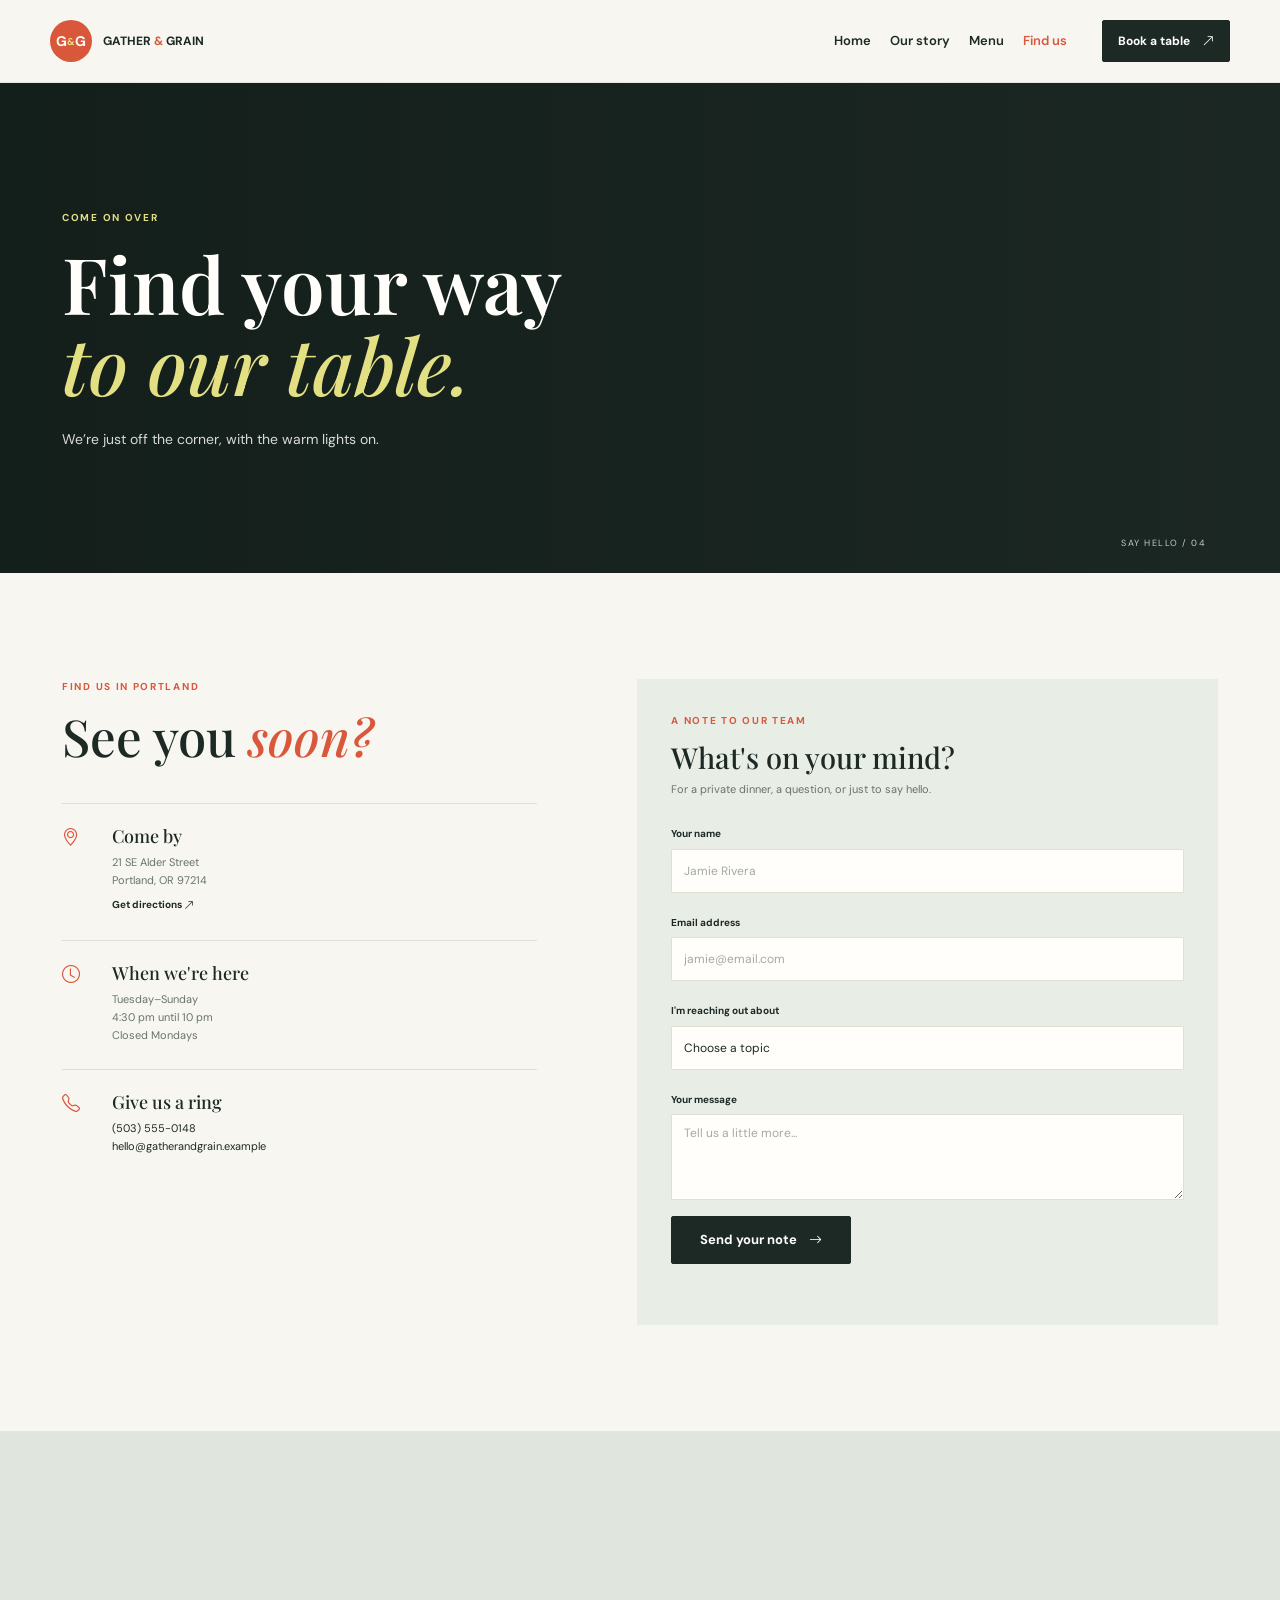
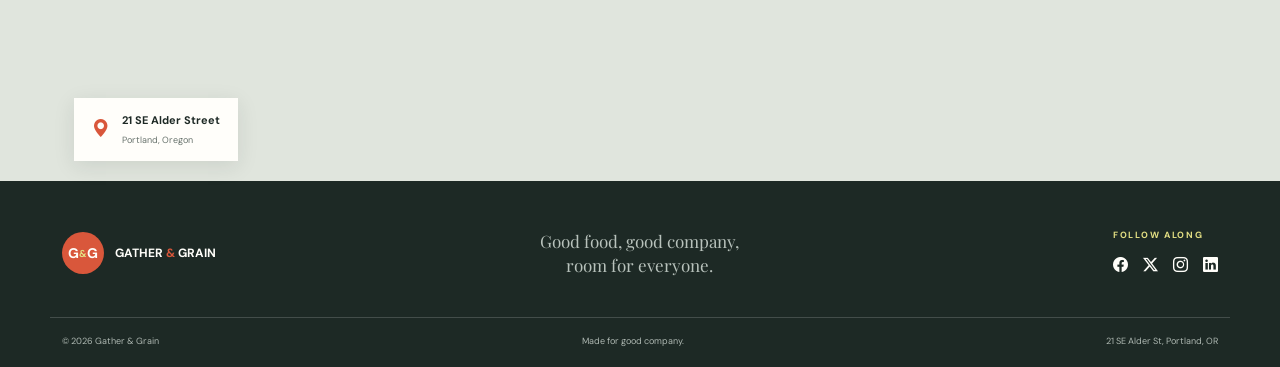
<file: contact.html>
<!doctype html>
<html lang="en">
<head>
  <meta charset="utf-8">
  <meta name="viewport" content="width=device-width, initial-scale=1">
  <meta name="description" content="Contact Gather & Grain, book a private dinner, and find our Portland restaurant.">
  <title>Find us | Gather & Grain</title>
  <link rel="preconnect" href="https://fonts.googleapis.com"><link rel="preconnect" href="https://fonts.gstatic.com" crossorigin>
  <link href="https://fonts.googleapis.com/css2?family=DM+Sans:wght@400;500;600;700&family=Playfair+Display:wght@500;600;700&display=swap" rel="stylesheet">
  <link href="https://cdn.jsdelivr.net/npm/bootstrap@5.3.3/dist/css/bootstrap.min.css" rel="stylesheet"><link href="https://cdn.jsdelivr.net/npm/bootstrap-icons@1.11.3/font/bootstrap-icons.min.css" rel="stylesheet"><link rel="stylesheet" href="styles.css">
</head>
<body>
  <header class="site-header"><nav class="navbar navbar-expand-lg container" aria-label="Main navigation"><a class="navbar-brand" href="index.html"><span class="brand-mark">G<span>&</span>G</span><span class="brand-name">GATHER <i>&</i> GRAIN</span></a><button class="navbar-toggler" type="button" data-bs-toggle="collapse" data-bs-target="#mainNav" aria-controls="mainNav" aria-expanded="false" aria-label="Toggle navigation"><span class="navbar-toggler-icon"></span></button><div class="collapse navbar-collapse" id="mainNav"><ul class="navbar-nav ms-auto align-items-lg-center"><li class="nav-item"><a class="nav-link" href="index.html">Home</a></li><li class="nav-item"><a class="nav-link" href="about.html">Our story</a></li><li class="nav-item"><a class="nav-link" href="menu.html">Menu</a></li><li class="nav-item"><a class="nav-link active" aria-current="page" href="contact.html">Find us</a></li><li class="nav-item ms-lg-3"><a class="btn btn-dark btn-nav" href="index.html#reserve">Book a table <i class="bi bi-arrow-up-right"></i></a></li></ul></div></nav></header>
  <main>
    <section class="page-hero contact-hero"><div class="page-hero-image" role="img" aria-label="Restaurant table set and ready for guests"></div><div class="page-hero-shade"></div><div class="container page-hero-content"><span class="eyebrow">Come on over</span><h1>Find your way<br><em>to our table.</em></h1><p>We’re just off the corner, with the warm lights on.</p></div><span class="page-hero-index">SAY HELLO / 04</span></section>
    <section class="contact-section section-pad"><div class="container contact-layout"><div class="contact-details"><span class="eyebrow">Find us in Portland</span><h2 class="display-title">See you <em>soon?</em></h2><div class="contact-detail"><span class="contact-icon"><i class="bi bi-geo-alt"></i></span><div><h3>Come by</h3><p>21 SE Alder Street<br>Portland, OR 97214</p><a href="https://maps.google.com/?q=21+SE+Alder+Street+Portland+OR" target="_blank" rel="noreferrer">Get directions <i class="bi bi-arrow-up-right"></i></a></div></div><div class="contact-detail"><span class="contact-icon"><i class="bi bi-clock"></i></span><div><h3>When we're here</h3><p>Tuesday–Sunday<br>4:30 pm until 10 pm<br>Closed Mondays</p></div></div><div class="contact-detail"><span class="contact-icon"><i class="bi bi-telephone"></i></span><div><h3>Give us a ring</h3><p><a href="tel:+15035550148">(503) 555-0148</a><br><a href="mailto:hello@gatherandgrain.example">hello@gatherandgrain.example</a></p></div></div></div>
      <form class="contact-form" data-submit-kind="messages"><span class="eyebrow">A note to our team</span><h2>What's on your mind?</h2><p>For a private dinner, a question, or just to say hello.</p><div class="mb-3"><label class="form-label" for="contact-name">Your name</label><input class="form-control" id="contact-name" name="name" autocomplete="name" placeholder="Jamie Rivera" required></div><div class="mb-3"><label class="form-label" for="contact-email">Email address</label><input class="form-control" id="contact-email" name="email" type="email" autocomplete="email" placeholder="jamie@email.com" required></div><div class="mb-3"><label class="form-label" for="contact-subject">I'm reaching out about</label><select class="form-select" id="contact-subject" name="subject" required><option value="" selected disabled>Choose a topic</option><option>Private dining</option><option>Dietary question</option><option>Celebration</option><option>Something else</option></select></div><div class="mb-3"><label class="form-label" for="contact-message">Your message</label><textarea class="form-control" id="contact-message" name="message" rows="4" placeholder="Tell us a little more..." required></textarea></div><button class="btn btn-dark btn-submit" type="submit">Send your note <i class="bi bi-arrow-right"></i></button><p class="form-status" role="status" aria-live="polite"></p></form>
    </div></section>
    <section class="map-section"><iframe title="Map showing Gather & Grain in Portland, Oregon" src="https://maps.google.com/maps?q=21%20SE%20Alder%20Street%2C%20Portland%2C%20OR&t=&z=15&ie=UTF8&iwloc=&output=embed" loading="lazy" referrerpolicy="no-referrer-when-downgrade" allowfullscreen></iframe><div class="map-label"><i class="bi bi-geo-alt-fill"></i><span>21 SE Alder Street<br><small>Portland, Oregon</small></span></div></section>
  </main>
  <footer class="site-footer"><div class="container footer-top"><a class="footer-brand" href="index.html"><span class="brand-mark">G<span>&</span>G</span><span class="brand-name">GATHER <i>&</i> GRAIN</span></a><p>Good food, good company,<br>room for everyone.</p><div class="footer-social"><span class="eyebrow">Follow along</span><div><a href="https://facebook.com" aria-label="Facebook"><i class="bi bi-facebook"></i></a><a href="https://twitter.com" aria-label="Twitter"><i class="bi bi-twitter-x"></i></a><a href="https://instagram.com" aria-label="Instagram"><i class="bi bi-instagram"></i></a><a href="https://linkedin.com" aria-label="LinkedIn"><i class="bi bi-linkedin"></i></a></div></div></div><div class="container footer-bottom"><span>© 2026 Gather & Grain</span><span>Made for good company.</span><a href="contact.html">21 SE Alder St, Portland, OR</a></div></footer>
  <script src="https://cdn.jsdelivr.net/npm/bootstrap@5.3.3/dist/js/bootstrap.bundle.min.js"></script><script src="script.js"></script>
</body>
</html>
</file>
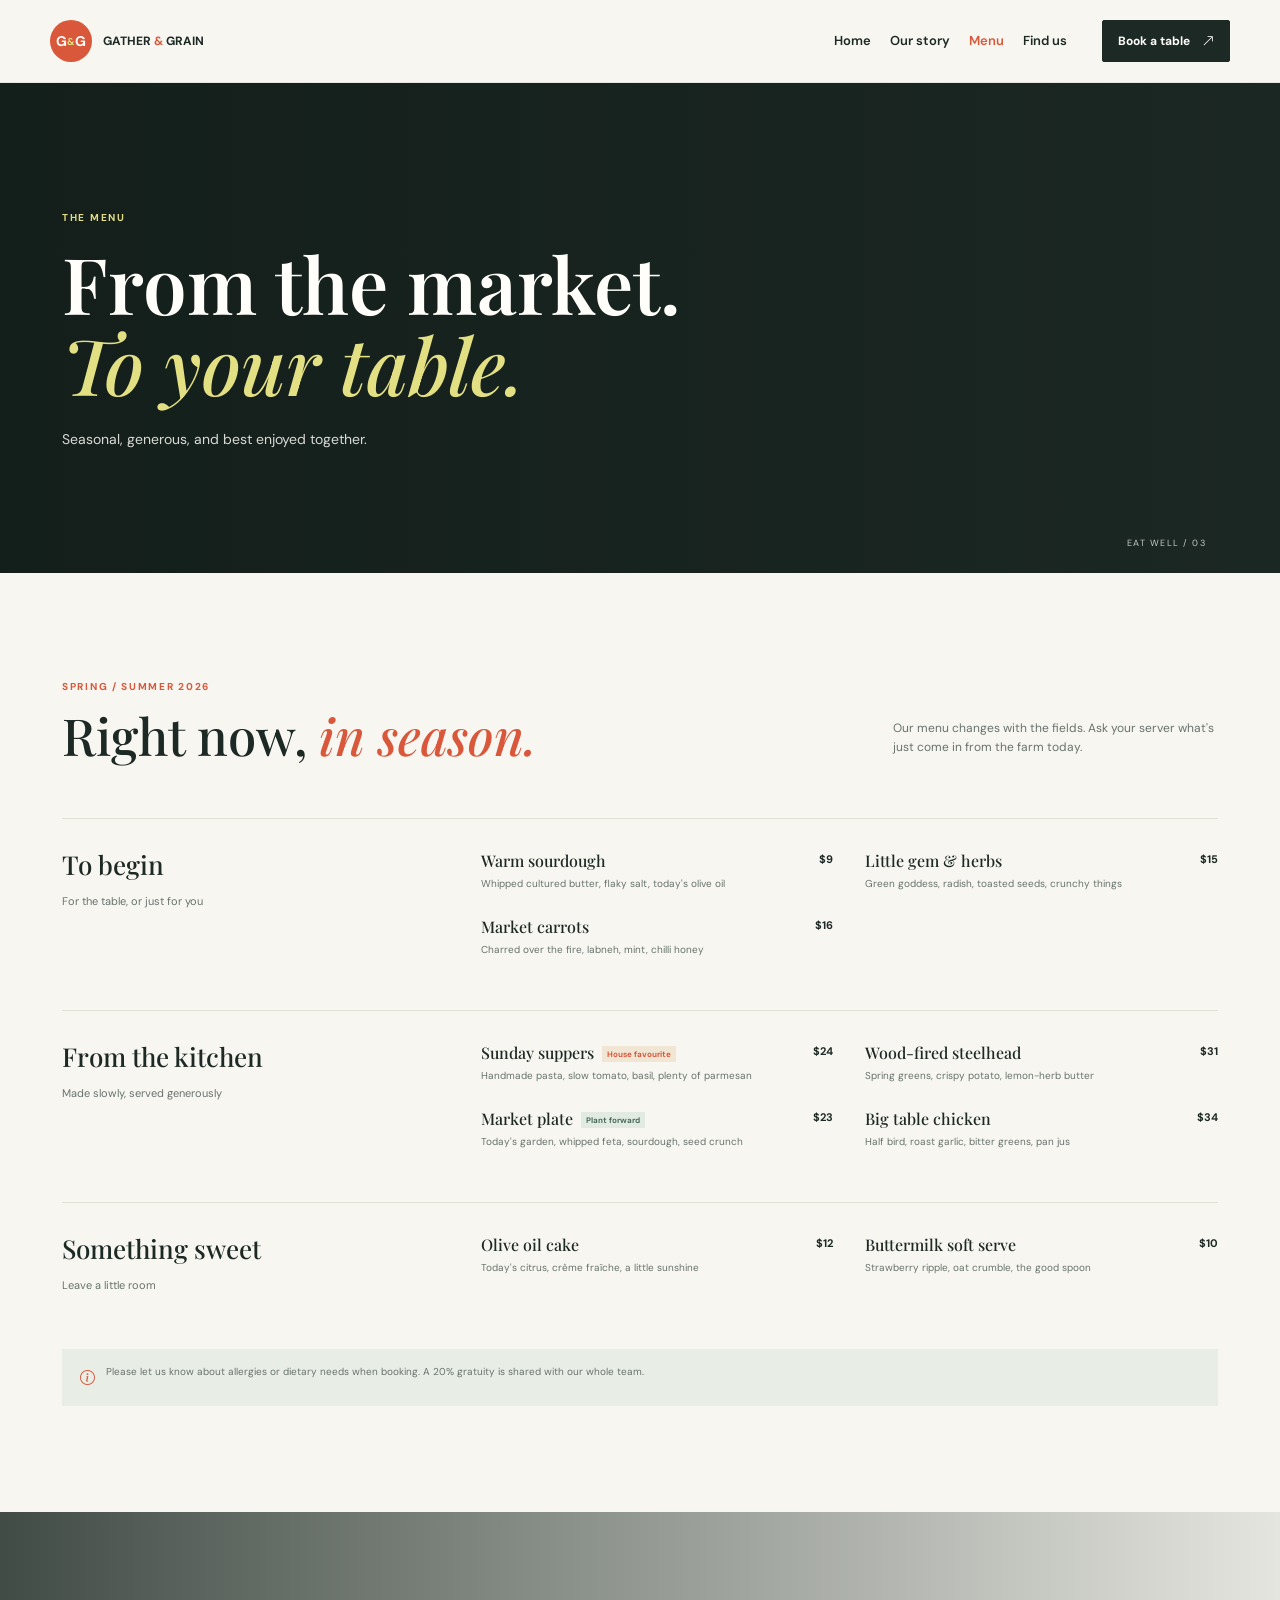
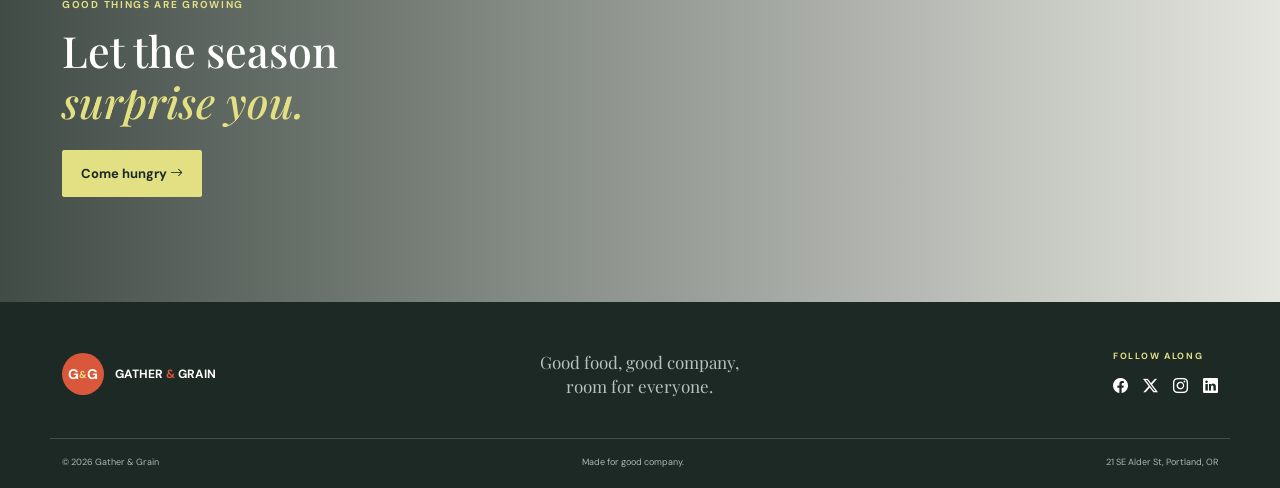
<file: menu.html>
<!doctype html>
<html lang="en">
<head>
  <meta charset="utf-8">
  <meta name="viewport" content="width=device-width, initial-scale=1">
  <meta name="description" content="Explore the seasonal food and drink menu at Gather & Grain in Portland, Oregon.">
  <title>Menu | Gather & Grain</title>
  <link rel="preconnect" href="https://fonts.googleapis.com"><link rel="preconnect" href="https://fonts.gstatic.com" crossorigin>
  <link href="https://fonts.googleapis.com/css2?family=DM+Sans:wght@400;500;600;700&family=Playfair+Display:wght@500;600;700&display=swap" rel="stylesheet">
  <link href="https://cdn.jsdelivr.net/npm/bootstrap@5.3.3/dist/css/bootstrap.min.css" rel="stylesheet"><link href="https://cdn.jsdelivr.net/npm/bootstrap-icons@1.11.3/font/bootstrap-icons.min.css" rel="stylesheet"><link rel="stylesheet" href="styles.css">
</head>
<body>
  <header class="site-header"><nav class="navbar navbar-expand-lg container" aria-label="Main navigation"><a class="navbar-brand" href="index.html"><span class="brand-mark">G<span>&</span>G</span><span class="brand-name">GATHER <i>&</i> GRAIN</span></a><button class="navbar-toggler" type="button" data-bs-toggle="collapse" data-bs-target="#mainNav" aria-controls="mainNav" aria-expanded="false" aria-label="Toggle navigation"><span class="navbar-toggler-icon"></span></button><div class="collapse navbar-collapse" id="mainNav"><ul class="navbar-nav ms-auto align-items-lg-center"><li class="nav-item"><a class="nav-link" href="index.html">Home</a></li><li class="nav-item"><a class="nav-link" href="about.html">Our story</a></li><li class="nav-item"><a class="nav-link active" aria-current="page" href="menu.html">Menu</a></li><li class="nav-item"><a class="nav-link" href="contact.html">Find us</a></li><li class="nav-item ms-lg-3"><a class="btn btn-dark btn-nav" href="index.html#reserve">Book a table <i class="bi bi-arrow-up-right"></i></a></li></ul></div></nav></header>
  <main>
    <section class="page-hero menu-hero"><div class="page-hero-image" role="img" aria-label="Colourful seasonal dishes prepared with fresh ingredients"></div><div class="page-hero-shade"></div><div class="container page-hero-content"><span class="eyebrow">The menu</span><h1>From the market.<br><em>To your table.</em></h1><p>Seasonal, generous, and best enjoyed together.</p></div><span class="page-hero-index">EAT WELL / 03</span></section>
    <section class="menu-page section-pad"><div class="container"><div class="menu-intro"><div><span class="eyebrow">Spring / Summer 2026</span><h2 class="display-title">Right now, <em>in season.</em></h2></div><p>Our menu changes with the fields. Ask your server what's just come in from the farm today.</p></div>
      <div class="menu-category"><div class="menu-category-head"><h3>To begin</h3><span>For the table, or just for you</span></div><div class="menu-list"><article class="menu-item"><div><h4>Warm sourdough</h4><p>Whipped cultured butter, flaky salt, today's olive oil</p></div><span>$9</span></article><article class="menu-item"><div><h4>Little gem & herbs</h4><p>Green goddess, radish, toasted seeds, crunchy things</p></div><span>$15</span></article><article class="menu-item"><div><h4>Market carrots</h4><p>Charred over the fire, labneh, mint, chilli honey</p></div><span>$16</span></article></div></div>
      <div class="menu-category"><div class="menu-category-head"><h3>From the kitchen</h3><span>Made slowly, served generously</span></div><div class="menu-list"><article class="menu-item"><div><h4>Sunday suppers <span class="menu-badge">House favourite</span></h4><p>Handmade pasta, slow tomato, basil, plenty of parmesan</p></div><span>$24</span></article><article class="menu-item"><div><h4>Wood-fired steelhead</h4><p>Spring greens, crispy potato, lemon-herb butter</p></div><span>$31</span></article><article class="menu-item"><div><h4>Market plate <span class="menu-badge green-badge">Plant forward</span></h4><p>Today's garden, whipped feta, sourdough, seed crunch</p></div><span>$23</span></article><article class="menu-item"><div><h4>Big table chicken</h4><p>Half bird, roast garlic, bitter greens, pan jus</p></div><span>$34</span></article></div></div>
      <div class="menu-category"><div class="menu-category-head"><h3>Something sweet</h3><span>Leave a little room</span></div><div class="menu-list"><article class="menu-item"><div><h4>Olive oil cake</h4><p>Today's citrus, crème fraîche, a little sunshine</p></div><span>$12</span></article><article class="menu-item"><div><h4>Buttermilk soft serve</h4><p>Strawberry ripple, oat crumble, the good spoon</p></div><span>$10</span></article></div></div>
      <div class="menu-note"><i class="bi bi-info-circle"></i><p>Please let us know about allergies or dietary needs when booking. A 20% gratuity is shared with our whole team.</p></div>
    </div></section>
    <section class="menu-photo-band"><div class="container menu-photo-content"><span class="eyebrow">Good things are growing</span><h2>Let the season<br><em>surprise you.</em></h2><a class="btn btn-citrus" href="index.html#reserve">Come hungry <i class="bi bi-arrow-right"></i></a></div></section>
  </main>
  <footer class="site-footer"><div class="container footer-top"><a class="footer-brand" href="index.html"><span class="brand-mark">G<span>&</span>G</span><span class="brand-name">GATHER <i>&</i> GRAIN</span></a><p>Good food, good company,<br>room for everyone.</p><div class="footer-social"><span class="eyebrow">Follow along</span><div><a href="https://facebook.com" aria-label="Facebook"><i class="bi bi-facebook"></i></a><a href="https://twitter.com" aria-label="Twitter"><i class="bi bi-twitter-x"></i></a><a href="https://instagram.com" aria-label="Instagram"><i class="bi bi-instagram"></i></a><a href="https://linkedin.com" aria-label="LinkedIn"><i class="bi bi-linkedin"></i></a></div></div></div><div class="container footer-bottom"><span>© 2026 Gather & Grain</span><span>Made for good company.</span><a href="contact.html">21 SE Alder St, Portland, OR</a></div></footer>
  <script src="https://cdn.jsdelivr.net/npm/bootstrap@5.3.3/dist/js/bootstrap.bundle.min.js"></script><script src="script.js"></script>
</body>
</html>
</file>
<file: styles.css>
@import url("https://cdnjs.cloudflare.com/ajax/libs/animate.css/4.1.1/animate.min.css");

:root {
  --ink: #1d2925;
  --muted-ink: #68736d;
  --paper: #f7f6f0;
  --white: #fffefa;
  --tomato: #d9573b;
  --citron: #e3df83;
  --sage: #a8c2ba;
  --line: #dedfd5;
  --serif: "Playfair Display", Georgia, serif;
  --sans: "DM Sans", sans-serif;
}

* { box-sizing: border-box; }
html { scroll-behavior: smooth; }
body { margin: 0; background: var(--paper); color: var(--ink); font-family: var(--sans); font-size: 15px; line-height: 1.65; }
a { color: inherit; }
img { display: block; max-width: 100%; }
.container { max-width: 1180px; }
.site-header { position: relative; z-index: 20; background: var(--paper); border-bottom: 1px solid rgba(29,41,37,.08); }
.site-header .navbar { min-height: 82px; padding-top: 12px; padding-bottom: 12px; }
.navbar-brand, .footer-brand { display: inline-flex; align-items: center; gap: 11px; color: var(--ink); text-decoration: none; }
.brand-mark { display: inline-flex; width: 42px; height: 42px; align-items: center; justify-content: center; white-space: nowrap; background: var(--tomato); color: var(--white); border-radius: 50%; font: 700 14px var(--sans); letter-spacing: 0; }
.brand-mark span { color: var(--citron); font-size: 10px; }
.brand-name { font-size: 12px; font-weight: 700; letter-spacing: 0; line-height: 1.2; }
.brand-name i { color: var(--tomato); font-style: normal; }
.navbar-nav { gap: 19px; }
.navbar .nav-link { padding: 9px 0 !important; color: var(--ink); font-size: 13px; font-weight: 600; }
.navbar .nav-link:hover, .navbar .nav-link.active { color: var(--tomato); }
.btn { border-radius: 2px; font-size: 13px; font-weight: 700; padding: 13px 18px; }
.btn-dark { background: var(--ink); border-color: var(--ink); color: var(--white); }
.btn-dark:hover, .btn-dark:focus { background: var(--tomato); border-color: var(--tomato); color: white; }
.btn-nav { padding: 11px 15px; font-size: 12px; }
.btn-nav i, .btn-submit i { margin-left: 9px; }
.navbar-toggler { border: 1px solid var(--line); border-radius: 2px; padding: 7px 9px; }
.navbar-toggler:focus { box-shadow: 0 0 0 2px rgba(217,87,59,.2); }
.home-carousel { position: relative; background: var(--ink); }
.home-carousel .carousel-item { height: min(690px, 72vw); min-height: 520px; }
.hero-image { height: 100%; object-fit: cover; object-position: center 55%; opacity: .82; }
.hero-shade, .page-hero-shade { position: absolute; inset: 0; background: linear-gradient(90deg, rgba(16,27,23,.76) 0%, rgba(16,27,23,.39) 54%, rgba(16,27,23,.07) 100%), linear-gradient(0deg, rgba(16,27,23,.25), transparent 48%); }
.hero-caption { top: 50%; right: 0; bottom: auto; left: 0; transform: translateY(-46%); text-align: left; padding: 0 24px 20px; }
.eyebrow { display: block; color: var(--tomato); font-size: 10px; font-weight: 700; letter-spacing: 1.7px; line-height: 1.5; text-transform: uppercase; }
.hero-caption .eyebrow { color: var(--citron); margin-bottom: 22px; }
.hero-caption h1, .hero-caption h2, .page-hero-content h1 { max-width: 720px; margin: 0; color: var(--white); font: 600 clamp(54px, 7vw, 88px)/1.04 var(--serif); letter-spacing: 0; }
.hero-caption em, .page-hero-content em, .display-title em, .feature-heading em, .menu-photo-content em { color: var(--citron); font-weight: 500; }
.hero-copy { max-width: 440px; margin: 22px 0 26px; color: rgba(255,254,250,.88); font-size: 15px; }
.btn-citrus { background: var(--citron); border-color: var(--citron); color: var(--ink); }
.btn-citrus:hover, .btn-citrus:focus { background: var(--white); border-color: var(--white); color: var(--ink); }
.carousel-indicators { justify-content: flex-start; max-width: 1180px; margin: 0 auto 62px; padding: 0 24px; }
.carousel-indicators [data-bs-target] { width: 25px; height: 3px; margin-right: 8px; margin-left: 0; border: 0; opacity: .55; }
.carousel-indicators .active { opacity: 1; background-color: var(--citron); }
.carousel-control-prev, .carousel-control-next { width: 8%; opacity: .7; }
.hero-note { position: absolute; z-index: 2; right: max(calc((100vw - 1132px)/2), 24px); bottom: 20px; color: rgba(255,254,250,.82); font-size: 10px; letter-spacing: .3px; }
.note-dot { display: inline-block; width: 7px; height: 7px; margin-right: 8px; border-radius: 50%; background: var(--citron); }
.note-separator { padding: 0 8px; color: var(--citron); }
.section-pad { padding: 106px 0; }
.intro-grid { display: grid; grid-template-columns: 1fr 1.65fr 1.15fr; gap: 38px; align-items: start; }
.intro-label { display: flex; align-items: center; gap: 14px; padding-top: 9px; }
.vertical-rule { display: inline-block; width: 32px; height: 1px; background: var(--tomato); }
.intro-index { color: var(--muted-ink); font-size: 10px; }
.display-title { margin: 0; font: 500 clamp(36px, 4vw, 51px)/1.16 var(--serif); letter-spacing: 0; }
.display-title em { color: var(--tomato); }
.intro-copy > p { max-width: 470px; margin: 22px 0 20px; color: var(--muted-ink); }
.text-link { display: inline-flex; align-items: center; gap: 11px; color: var(--ink); font-size: 12px; font-weight: 700; text-decoration: none; border-bottom: 1px solid var(--tomato); padding-bottom: 5px; }
.text-link:hover { color: var(--tomato); }
.intro-image-wrap { position: relative; padding: 16px 0 0 14px; }
.intro-image-wrap::before { position: absolute; z-index: 0; top: 0; left: 0; width: 72%; height: 80%; background: var(--sage); content: ""; }
.intro-image-wrap img { position: relative; width: 100%; height: 292px; object-fit: cover; }
.image-stamp { position: absolute; right: -17px; bottom: -20px; display: grid; width: 103px; height: 103px; place-content: center; border-radius: 50%; background: var(--tomato); color: white; font: 500 15px/1.25 var(--serif); text-align: center; transform: rotate(8deg); }
.feature-band { padding: 84px 0 91px; background: var(--ink); color: var(--white); }
.feature-grid { display: grid; grid-template-columns: 1.35fr repeat(3, 1fr); gap: 32px; align-items: start; }
.feature-heading h2, .menu-photo-content h2 { margin: 17px 0 24px; font: 500 39px/1.2 var(--serif); }
.feature-heading .eyebrow { color: var(--citron); }
.light-link { color: var(--white); border-color: var(--citron); }
.feature-card { position: relative; min-height: 191px; padding: 5px 0 0 23px; border-left: 1px solid rgba(255,255,255,.2); }
.feature-number { color: var(--citron); font-size: 10px; }
.feature-icon { display: block; margin: 18px 0 13px; color: var(--citron); font-size: 24px; }
.feature-card h3 { margin: 0 0 8px; color: var(--white); font: 500 21px var(--serif); }
.feature-card p { max-width: 210px; margin: 0; color: #b8c2bc; font-size: 12px; }
.menu-preview { background: var(--paper); }
.section-heading { display: flex; justify-content: space-between; align-items: end; gap: 30px; margin-bottom: 37px; }
.section-heading .eyebrow { margin-bottom: 12px; }
.section-heading > .text-link { margin-bottom: 7px; }
.dish-card { height: 100%; }
.dish-image { position: relative; overflow: hidden; background: #dce2d9; }
.dish-image img { width: 100%; height: 275px; object-fit: cover; transition: transform .45s ease; }
.dish-card:hover .dish-image img { transform: scale(1.035); }
.dish-tag { position: absolute; bottom: 13px; left: 13px; padding: 6px 10px; background: var(--citron); color: var(--ink); font-size: 9px; font-weight: 700; text-transform: uppercase; letter-spacing: .5px; }
.dish-info { display: flex; justify-content: space-between; gap: 15px; padding: 15px 1px 0; }
.dish-info h3 { margin: 0 0 3px; font: 500 20px var(--serif); }
.dish-info p { margin: 0; color: var(--muted-ink); font-size: 12px; }
.dish-price { padding-top: 3px; font-size: 13px; font-weight: 700; }
.video-section { padding: 75px 0; background: #e8ede6; }
.video-layout { display: grid; grid-template-columns: .8fr 1.25fr; gap: 70px; align-items: center; }
.video-copy .eyebrow { margin-bottom: 15px; }
.video-copy p { max-width: 330px; margin: 16px 0 18px; color: var(--muted-ink); }
.video-frame { position: relative; overflow: hidden; aspect-ratio: 16/9; background: var(--ink); box-shadow: 13px 13px 0 var(--sage); }
.video-frame iframe { position: absolute; inset: 0; width: 100%; height: 100%; border: 0; }
.reservation-section { background: var(--sage); }
.reservation-layout { display: grid; grid-template-columns: .78fr 1.22fr; gap: 75px; align-items: center; }
.reservation-copy .eyebrow { margin-bottom: 17px; color: var(--ink); }
.reservation-copy .display-title em { color: var(--tomato); }
.reservation-copy > p { max-width: 350px; margin: 20px 0; color: #46554e; }
.reservation-hours { font-size: 11px; font-weight: 600; }
.reservation-hours i { margin-right: 5px; }
.reservation-hours span { padding: 0 5px; color: var(--tomato); }
.form-panel { padding: 32px; background: var(--white); }
.form-panel h3 { margin: 0; font: 500 26px var(--serif); }
.form-intro { margin: 3px 0 23px; color: var(--muted-ink); font-size: 12px; }
.form-label { margin-bottom: 6px; color: var(--ink); font-size: 10px; font-weight: 700; }
.optional-label { margin-left: 4px; color: #8b938d; font-weight: 400; }
.form-control, .form-select { min-height: 44px; padding: 10px 12px; border: 1px solid var(--line); border-radius: 1px; background-color: #fffefa; color: var(--ink); font: 12px var(--sans); }
.form-control::placeholder { color: #a4aaa3; }
.form-control:focus, .form-select:focus { border-color: var(--tomato); box-shadow: 0 0 0 3px rgba(217,87,59,.12); }
textarea.form-control { min-height: 70px; resize: vertical; }
.btn-submit { min-width: 180px; }
.form-status { min-height: 18px; margin: 9px 0 0; color: #27704c; font-size: 12px; }
.form-status.is-error { color: #aa3324; }
.site-footer { padding: 48px 0 18px; background: var(--ink); color: var(--white); }
.footer-top { display: grid; grid-template-columns: 1fr 1fr 1fr; align-items: center; padding-bottom: 39px; }
.footer-brand { color: var(--white); justify-self: start; }
.footer-top > p { margin: 0; color: #b8c2bc; font: 17px/1.45 var(--serif); text-align: center; }
.footer-social { justify-self: end; }
.footer-social .eyebrow { margin-bottom: 10px; color: var(--citron); font-size: 9px; }
.footer-social > div { display: flex; gap: 15px; }
.footer-social a { color: var(--white); font-size: 15px; }
.footer-social a:hover { color: var(--citron); }
.footer-bottom { display: flex; justify-content: space-between; gap: 15px; padding-top: 16px; border-top: 1px solid rgba(255,255,255,.17); color: #aeb8b2; font-size: 9px; }
.footer-bottom a { color: #aeb8b2; text-decoration: none; }
.footer-bottom a:hover { color: var(--citron); }

/* Interior pages */
.page-hero { position: relative; display: flex; min-height: 490px; align-items: center; overflow: hidden; background: var(--ink); }
.page-hero-image { position: absolute; inset: 0; background-position: center; background-size: cover; }
.about-hero .page-hero-image { background-image: url("https://images.pexels.com/photos/260922/pexels-photo-260922.jpeg?auto=compress&cs=tinysrgb&w=2000"); }
.menu-hero .page-hero-image { background-image: url("https://images.pexels.com/photos/1640774/pexels-photo-1640774.jpeg?auto=compress&cs=tinysrgb&w=2000"); }
.contact-hero .page-hero-image { background-image: url("https://images.pexels.com/photos/6267/menu-restaurant-vintage-table.jpg?auto=compress&cs=tinysrgb&w=2000"); }
.page-hero-shade { background: linear-gradient(90deg, rgba(16,27,23,.72), rgba(16,27,23,.12)); }
.page-hero-content { position: relative; z-index: 1; padding-top: 5px; color: var(--white); }
.page-hero-content .eyebrow { margin-bottom: 18px; color: var(--citron); }
.page-hero-content h1 { font-size: clamp(52px, 6.6vw, 78px); }
.page-hero-content p { max-width: 420px; margin: 22px 0 0; color: rgba(255,254,250,.84); font-size: 14px; }
.page-hero-index { position: absolute; right: max(calc((100vw - 1132px)/2), 24px); bottom: 22px; z-index: 2; color: rgba(255,255,255,.75); font-size: 9px; letter-spacing: 1.5px; }
.story-grid { display: grid; grid-template-columns: .65fr 1.7fr; gap: 68px; }
.story-aside { display: flex; flex-direction: column; gap: 17px; padding-top: 10px; }
.story-year { color: var(--muted-ink); font: 17px var(--serif); }
.story-main .display-title { max-width: 690px; }
.story-main .display-title em { color: var(--tomato); }
.story-body { display: grid; grid-template-columns: 1fr 1fr; gap: 28px; max-width: 700px; margin-top: 26px; color: var(--muted-ink); font-size: 13px; }
.story-photo-band { position: relative; min-height: 410px; overflow: hidden; background: var(--ink); }
.story-photo-band > img { position: absolute; inset: 0; width: 100%; height: 100%; object-fit: cover; object-position: center 56%; opacity: .78; }
.story-photo-band::after { position: absolute; inset: 0; background: linear-gradient(90deg, rgba(20,33,27,.66), transparent 82%); content: ""; }
.story-photo-caption { position: absolute; z-index: 1; top: 50%; left: max(calc((100vw - 1132px)/2), 24px); transform: translateY(-50%); color: white; }
.story-photo-caption .eyebrow { margin-bottom: 12px; color: var(--citron); }
.story-photo-caption p { margin: 0; font: 34px/1.2 var(--serif); }
.values-section { background: #ecefe8; }
.section-heading-copy { max-width: 245px; margin: 0 0 8px; color: var(--muted-ink); font-size: 12px; }
.value-card { position: relative; min-height: 225px; padding: 25px 24px; border-top: 1px solid #c8d1c8; }
.value-card > span { position: absolute; top: 27px; right: 24px; color: var(--tomato); font-size: 10px; }
.value-card > i { display: block; margin-bottom: 24px; color: var(--tomato); font-size: 23px; }
.value-card h3 { margin-bottom: 9px; font: 500 22px var(--serif); }
.value-card p { max-width: 280px; margin: 0; color: var(--muted-ink); font-size: 12px; }
.quote-band { padding: 82px 0; background: var(--tomato); color: var(--white); text-align: center; }
.quote-band .eyebrow { color: var(--citron); }
.quote-band blockquote { max-width: 780px; margin: 20px auto 12px; font: 500 clamp(28px, 4vw, 43px)/1.25 var(--serif); }
.quote-credit { font-size: 10px; }
.cta-strip { padding: 46px 0; background: var(--citron); }
.cta-inner { display: flex; justify-content: space-between; align-items: center; gap: 25px; }
.cta-inner .eyebrow { color: var(--ink); }
.cta-inner h2 { margin: 8px 0 0; font: 500 33px var(--serif); }
.cta-inner h2 em { color: var(--tomato); }
.menu-page { background: var(--paper); }
.menu-intro { display: flex; justify-content: space-between; align-items: end; gap: 40px; margin-bottom: 53px; }
.menu-intro .eyebrow { margin-bottom: 12px; }
.menu-intro > p { max-width: 325px; margin: 0 0 7px; color: var(--muted-ink); font-size: 12px; }
.menu-category { display: grid; grid-template-columns: .8fr 1.6fr; gap: 50px; padding: 28px 0 32px; border-top: 1px solid var(--line); }
.menu-category-head h3 { margin: 0 0 6px; font: 500 26px var(--serif); }
.menu-category-head > span { color: var(--muted-ink); font-size: 11px; }
.menu-list { display: grid; grid-template-columns: 1fr 1fr; column-gap: 32px; }
.menu-item { display: flex; justify-content: space-between; gap: 15px; padding: 3px 0 20px; }
.menu-item h4 { margin: 0 0 5px; font: 500 16px var(--serif); }
.menu-item p { margin: 0; color: var(--muted-ink); font-size: 10px; }
.menu-item > span { flex: none; font-size: 11px; font-weight: 700; }
.menu-badge { display: inline-block; margin-left: 4px; padding: 3px 5px; background: #f1e5d4; color: var(--tomato); font: 700 8px var(--sans); vertical-align: 2px; }
.green-badge { background: #e2ebe1; color: #496b5a; }
.menu-note { display: flex; align-items: start; gap: 11px; margin-top: 20px; padding: 15px 18px; background: #e8ede6; color: var(--muted-ink); }
.menu-note i { margin-top: 2px; color: var(--tomato); }
.menu-note p { margin: 0; font-size: 10px; }
.menu-photo-band { position: relative; min-height: 390px; background: linear-gradient(90deg, rgba(20,33,27,.8), rgba(20,33,27,.08)), url("https://images.pexels.com/photos/1640774/pexels-photo-1640774.jpeg?auto=compress&cs=tinysrgb&w=2000") center 53%/cover; }
.menu-photo-content { padding-top: 85px; color: white; }
.menu-photo-content .eyebrow { color: var(--citron); }
.menu-photo-content h2 { margin: 13px 0 22px; font-size: 43px; }
.contact-section { background: var(--paper); }
.contact-layout { display: grid; grid-template-columns: .9fr 1.1fr; gap: 100px; }
.contact-details > .eyebrow { margin-bottom: 13px; }
.contact-details .display-title { margin-bottom: 37px; }
.contact-detail { display: grid; grid-template-columns: 38px 1fr; gap: 12px; margin-top: 24px; padding-top: 20px; border-top: 1px solid var(--line); }
.contact-icon { color: var(--tomato); font-size: 18px; }
.contact-detail h3 { margin: 0 0 5px; font: 500 18px var(--serif); }
.contact-detail p { margin: 0; color: var(--muted-ink); font-size: 11px; }
.contact-detail a { color: var(--ink); text-decoration: none; }
.contact-detail a:hover { color: var(--tomato); }
.contact-detail div > a { display: inline-block; margin-top: 8px; font-size: 10px; font-weight: 700; }
.contact-form { padding: 34px; background: #e8ede6; }
.contact-form > .eyebrow { margin-bottom: 10px; }
.contact-form h2 { margin: 0; font: 500 29px var(--serif); }
.contact-form > p:not(.form-status) { margin: 4px 0 22px; color: var(--muted-ink); font-size: 11px; }
.contact-form .form-control, .contact-form .form-select { background: var(--white); }
.map-section { position: relative; height: 350px; background: #e0e5dd; }
.map-section iframe { width: 100%; height: 100%; border: 0; filter: grayscale(.3) saturate(.75); }
.map-label { position: absolute; left: max(calc((100vw - 1132px)/2), 24px); bottom: 20px; display: flex; align-items: center; gap: 12px; padding: 13px 18px; background: var(--white); box-shadow: 0 5px 20px rgba(29,41,37,.1); font-size: 11px; font-weight: 700; }
.map-label > i { color: var(--tomato); font-size: 18px; }
.map-label small { color: var(--muted-ink); font-size: 9px; font-weight: 400; }

@media (max-width: 991.98px) {
  .navbar-nav { gap: 5px; padding: 15px 0 5px; }
  .navbar .nav-link { padding: 8px 0 !important; }
  .navbar-nav .btn-nav { margin-top: 8px; }
  .home-carousel .carousel-item { height: 610px; }
  .intro-grid { grid-template-columns: .8fr 1.3fr; gap: 25px; }
  .intro-label { grid-column: 1 / -1; }
  .intro-image-wrap img { height: 260px; }
  .feature-grid { grid-template-columns: repeat(3, 1fr); gap: 26px; }
  .feature-heading { grid-column: 1 / -1; }
  .feature-heading h2 br { display: none; }
  .video-layout { gap: 38px; }
  .reservation-layout { grid-template-columns: .7fr 1.3fr; gap: 35px; }
  .contact-layout { gap: 45px; }
  .menu-category { grid-template-columns: .7fr 1.6fr; gap: 25px; }
}
@media (max-width: 767.98px) {
  .site-header .navbar { min-height: 70px; }
  .container { padding-right: 22px; padding-left: 22px; }
  .home-carousel .carousel-item { height: 570px; min-height: 0; }
  .hero-image { object-position: 58% center; }
  .hero-shade { background: linear-gradient(90deg, rgba(16,27,23,.75), rgba(16,27,23,.28)), linear-gradient(0deg, rgba(16,27,23,.32), transparent 55%); }
  .hero-caption { top: 47%; padding-right: 48px; padding-left: 48px; }
  .hero-caption .eyebrow { margin-bottom: 16px; }
  .hero-caption h1, .hero-caption h2 { font-size: clamp(48px, 11vw, 66px); }
  .hero-copy { max-width: 370px; margin: 16px 0 21px; font-size: 13px; }
  .carousel-indicators { margin-bottom: 54px; padding-left: 48px; }
  .carousel-control-prev, .carousel-control-next { width: 12%; }
  .hero-note { right: 18px; bottom: 16px; font-size: 8px; }
  .note-separator { padding: 0 4px; }
  .section-pad { padding: 72px 0; }
  .intro-grid { grid-template-columns: 1fr; gap: 23px; }
  .intro-label { grid-column: auto; }
  .intro-copy { max-width: 550px; }
  .display-title { font-size: clamp(34px, 8vw, 45px); }
  .intro-image-wrap { width: min(82%, 400px); margin: 4px 0 15px auto; }
  .intro-image-wrap img { height: 240px; }
  .feature-band { padding: 65px 0; }
  .feature-grid { grid-template-columns: 1fr; gap: 26px; }
  .feature-heading { grid-column: auto; }
  .feature-heading h2 { font-size: 35px; }
  .feature-card { min-height: 0; padding: 0 0 0 17px; }
  .feature-icon { margin: 12px 0 7px; }
  .feature-card p { max-width: 320px; }
  .section-heading { align-items: start; flex-direction: column; gap: 18px; margin-bottom: 27px; }
  .dish-image img { height: 250px; }
  .video-section { padding: 62px 0; }
  .video-layout { grid-template-columns: 1fr; gap: 28px; }
  .video-frame { box-shadow: 7px 7px 0 var(--sage); }
  .reservation-layout { grid-template-columns: 1fr; gap: 28px; }
  .reservation-copy > p { margin: 14px 0; }
  .form-panel, .contact-form { padding: 24px 20px; }
  .footer-top { grid-template-columns: 1fr 1fr; gap: 25px 10px; padding-bottom: 28px; }
  .footer-top > p { grid-column: 1; grid-row: 2; text-align: left; font-size: 15px; }
  .footer-social { grid-column: 2; grid-row: 1 / 3; }
  .footer-bottom { flex-wrap: wrap; }
  .footer-bottom span:nth-child(2) { display: none; }
  .page-hero { min-height: 430px; }
  .page-hero-content { padding-top: 0; }
  .page-hero-content h1 { font-size: clamp(48px, 11vw, 68px); }
  .page-hero-content p { max-width: 330px; font-size: 12px; }
  .story-grid { grid-template-columns: 1fr; gap: 22px; }
  .story-aside { flex-direction: row; align-items: center; gap: 18px; }
  .story-body { grid-template-columns: 1fr; gap: 0; }
  .story-photo-band { min-height: 350px; }
  .story-photo-caption p { font-size: 29px; }
  .section-heading-copy { max-width: 300px; }
  .value-card { min-height: 0; padding: 20px 4px; }
  .value-card > i { margin-bottom: 14px; }
  .quote-band { padding: 65px 0; }
  .cta-inner { align-items: start; flex-direction: column; }
  .menu-intro { align-items: start; flex-direction: column; gap: 12px; margin-bottom: 35px; }
  .menu-category { grid-template-columns: 1fr; gap: 20px; padding: 23px 0; }
  .menu-list { grid-template-columns: 1fr; }
  .menu-item { padding-bottom: 16px; }
  .menu-photo-band { min-height: 340px; }
  .menu-photo-content { padding-top: 68px; }
  .contact-layout { grid-template-columns: 1fr; gap: 42px; }
  .contact-details .display-title { margin-bottom: 26px; }
  .map-section { height: 300px; }
  .map-label { left: 16px; bottom: 14px; }
}
@media (max-width: 390px) {
  .brand-name { font-size: 10px; }
  .brand-mark { width: 38px; height: 38px; }
  .hero-caption { padding-right: 37px; padding-left: 37px; }
  .hero-caption h1, .hero-caption h2 { font-size: 46px; }
  .hero-note { left: 18px; right: auto; }
  .form-panel, .contact-form { padding: 22px 16px; }
  .footer-top { grid-template-columns: 1fr; }
  .footer-top > p, .footer-social { grid-column: 1; grid-row: auto; }
  .footer-social { justify-self: start; }
}

@media (prefers-reduced-motion: reduce) {
  *, *::before, *::after { scroll-behavior: auto !important; animation-duration: .01ms !important; animation-iteration-count: 1 !important; transition-duration: .01ms !important; }
}
</file>
